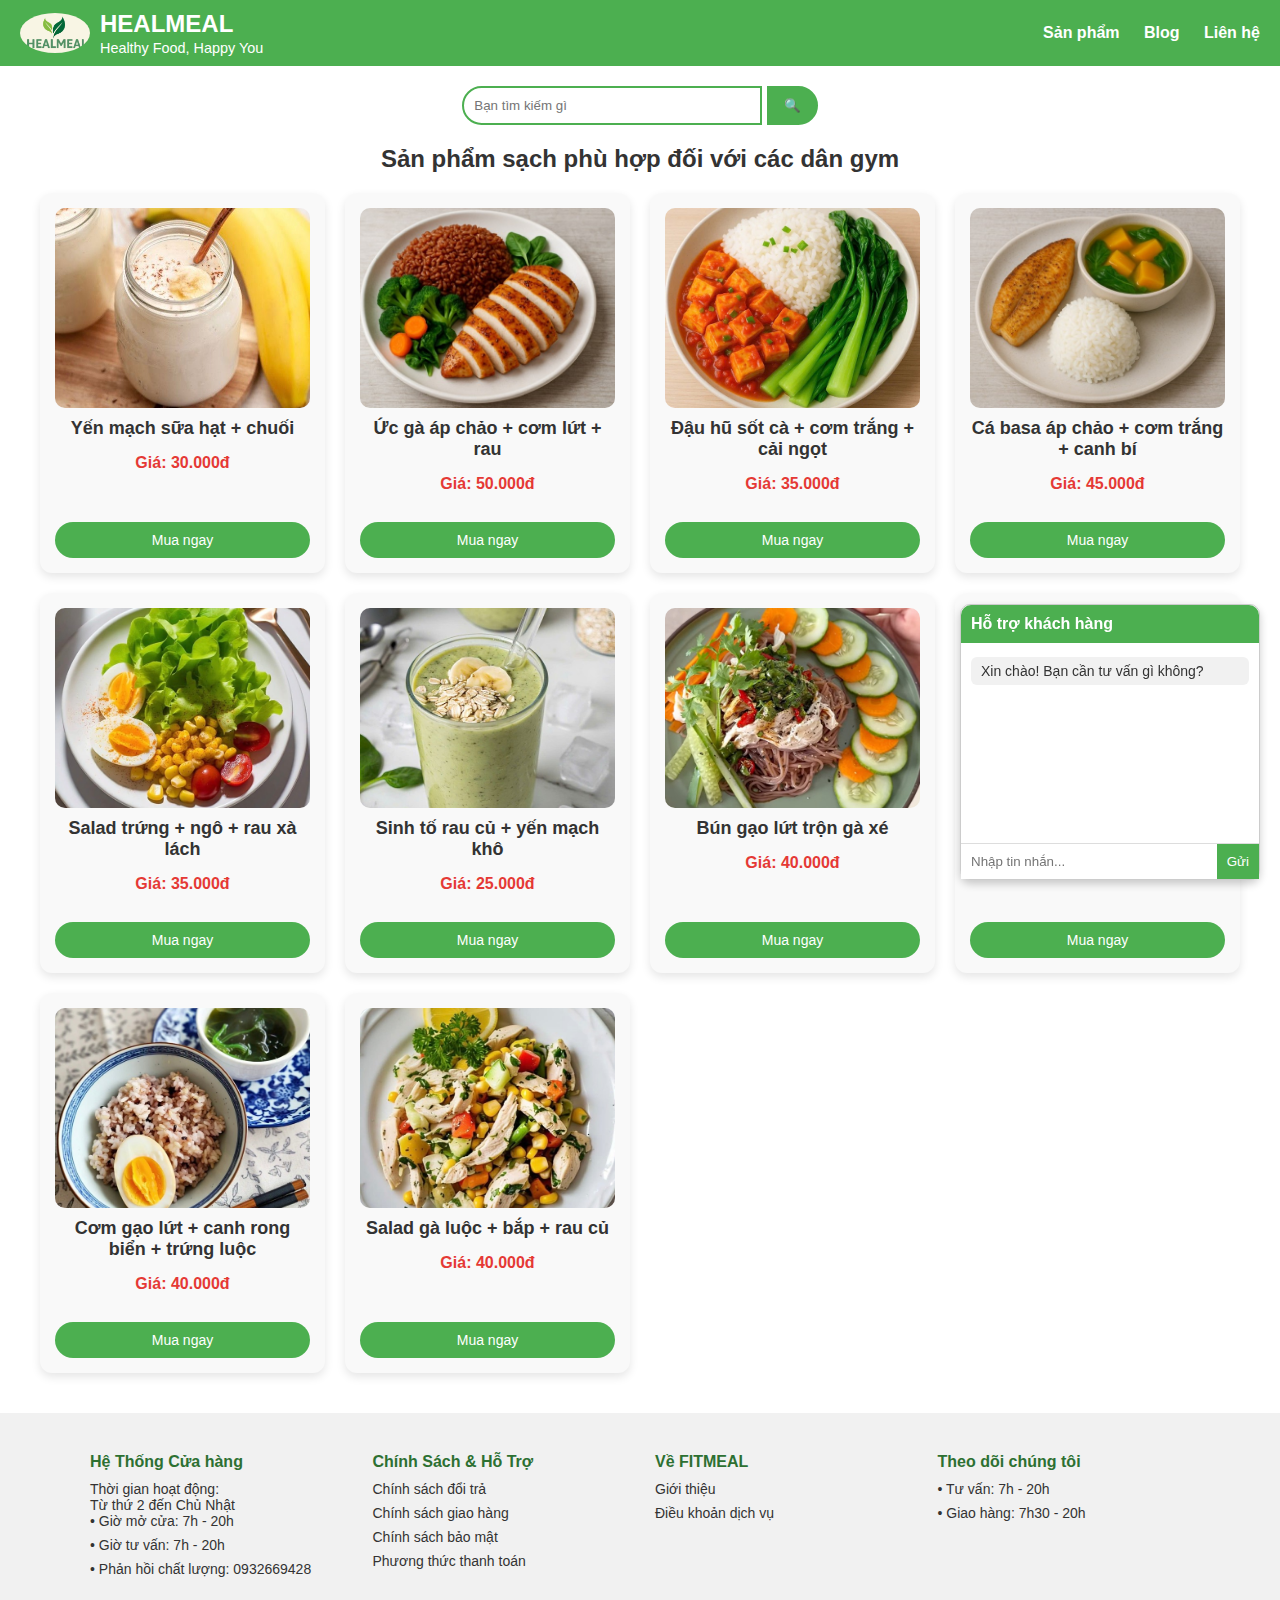
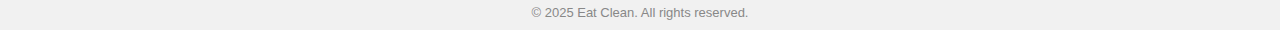
<file: index.html>
<!DOCTYPE html>
<html lang="vi">
<head>
  <meta charset="UTF-8">
  <meta name="viewport" content="width=device-width, initial-scale=1.0">
  <title>HEALMeal</title>
  <link rel="stylesheet" href="style.css">
</head>
<body>

  <header class="navbar">
    <div class="logo">
      <img src="image/logo1.jpg" alt="Eat Clean Logo">
      <div class="logo-text">
          <span>HEALMEAL</span>
          <div class="slogan">Healthy Food, Happy You</div>
      </div>
  </div>
  
    <nav>
      <a href="page/product.html">Sản phẩm</a>
      <a href="page/blog.html">Blog</a>
      <a href="page/contact.html">Liên hệ</a>
    </nav>
  </header>

  <div class="search-bar">
    <input type="text" placeholder="Bạn tìm kiếm gì">
    <button><span>🔍</span></button>
  </div>

  <h1 class="section-title">Sản phẩm sạch phù hợp đối với các dân gym</h1>

  <div class="product-grid">
    <!-- Sản phẩm 1 -->
    <div class="product-card">
      <img src="image/food1.jpg" alt="Sản phẩm 1">
      <h3>Yến mạch sữa hạt + chuối</h3>
      <p class="price">Giá: 30.000đ</p>
      <button class="buy-btn">Mua ngay</button>
    </div>

    <!-- Sản phẩm 2 -->
    <div class="product-card">
      <img src="image/food2.jpg" alt="Sản phẩm 2">
      <h3>Ức gà áp chảo + cơm lứt + rau</h3>
      <p class="price">Giá: 50.000đ</p>
      <button class="buy-btn">Mua ngay</button>
    </div>

    <!-- Sản phẩm 3 -->
    <div class="product-card">
      <img src="image/food3.jpg" alt="Sản phẩm 3">
      <h3>Đậu hũ sốt cà + cơm trắng  + cải ngọt</h3>
      <p class="price">Giá: 35.000đ</p>
      <button class="buy-btn">Mua ngay</button>
    </div>

    <!-- Sản phẩm 4 -->
    <div class="product-card">
        <img src="image/food5.jpg" alt="Sản phẩm 1">
        <h3>Cá basa áp chảo + cơm trắng + canh bí</h3>
        <p class="price">Giá: 45.000đ</p>
        <button class="buy-btn">Mua ngay</button>
      </div>
  
      <!-- Sản phẩm 5 -->
      <div class="product-card">
        <img src="image/food6.jpg" alt="Sản phẩm 2">
        <h3>Salad trứng + ngô + rau xà lách</h3>
        <p class="price">Giá: 35.000đ</p>
        <button class="buy-btn">Mua ngay</button>
      </div>
  
      <!-- Sản phẩm 1 -->
      <div class="product-card">
        <img src="image/food10.jpg" alt="Sản phẩm 3">
        <h3>Sinh tố rau củ + yến mạch khô</h3>
        <p class="price">Giá: 25.000đ</p>
        <button class="buy-btn">Mua ngay</button>
      </div>
      <!--Sản phẩm 2-->
      <div class="product-card">
        <img src="image/food9.jpg" alt="Sản phẩm 1">
        <h3>Bún gạo lứt trộn gà xé</h3>
        <p class="price">Giá: 40.000đ</p>
        <button class="buy-btn">Mua ngay</button>
      </div>
  
      <!-- Sản phẩm 3 -->
      <div class="product-card">
        <img src="image/food7.jpg" alt="Sản phẩm 2">
        <h3>Cháo yến mạch thịt bầm</h3>
        <p class="price">Giá: 30.000đ</p>
        <button class="buy-btn">Mua ngay</button>
      </div>
  
      <!-- Sản phẩm 4 -->
      <div class="product-card">
        <img src="image/food15.jpg" alt="Sản phẩm 3">
        <h3>Cơm gạo lứt + canh rong biển + trứng luộc</h3>
        <p class="price">Giá: 40.000đ</p>
        <button class="buy-btn">Mua ngay</button>
      </div>
      <!-- Sản phẩm 5 -->
      <div class="product-card">
        <img src="image/food18.jpg" alt="Sản phẩm 3">
        <h3>Salad gà luộc + bắp + rau củ</h3>
        <p class="price">Giá: 40.000đ</p>
        <button class="buy-btn">Mua ngay</button>
      </div>
  </div>

  <footer class="site-footer">
    <div class="footer-container">
      <div class="footer-col">

        <h3>Hệ Thống Cửa hàng</h3>
        <p>Thời gian hoạt động:<br>Từ thứ 2 đến Chủ Nhật</p>
        <ul>
          <li>• Giờ mở cửa: 7h - 20h</li>
          <li>• Giờ tư vấn: 7h - 20h</li>
          <li>• Phản hồi chất lượng: 0932669428</li>
        </ul>
      </div>
      <div class="footer-col">
        <h3>Chính Sách & Hỗ Trợ</h3>
        <ul>
          
          <li>Chính sách đổi trả</li>
          <li>Chính sách giao hàng</li>
          <li>Chính sách bảo mật</li>
          <li>Phương thức thanh toán</li>
          
        </ul>
      </div>
      <div class="footer-col">
        <h3>Về FITMEAL</h3>
        <ul>
          <li>Giới thiệu</li>
          <li>Điều khoản dịch vụ</li>
        </ul>
      </div>
      <div class="footer-col">
        <h3>Theo dõi chúng tôi</h3>
        <ul>
          <li>• Tư vấn: 7h - 20h</li>
          <li>• Giao hàng: 7h30 - 20h</li>
        </ul>
        
      </div>
    </div>
    <div class="footer-bottom">
      <p>© 2025 Eat Clean. All rights reserved.</p>
    </div>
  </footer>

  <script>
    function sendMessage() {
        const input = document.getElementById("user-input");
        const content = document.getElementById("chat-content");
        const userText = input.value.trim();
    
        if (userText === "") return;
    
        // Hiển thị tin nhắn người dùng
        const userMessage = document.createElement("div");
        userMessage.className = "user-message";
        userMessage.innerText = userText;
        content.appendChild(userMessage);
    
        // Trả lời tự động
        const botMessage = document.createElement("div");
        botMessage.className = "bot-message";
    
        const reply = getBotReply(userText);
        setTimeout(() => {
            botMessage.innerText = reply;
            content.appendChild(botMessage);
            content.scrollTop = content.scrollHeight;
        }, 600);
    
        input.value = "";
    }
    
    function getBotReply(input) {
        input = input.toLowerCase();
    
        if (input.includes("chào") || input.includes("hello")) {
            return "Chào bạn! Mình có thể giúp gì cho bạn?";
        } else if (input.includes("giá") || input.includes("bao nhiêu")) {
            return "Bạn có thể vào mục Sản phẩm để xem giá từng món nhé!";
        } else if (input.includes("giao hàng")) {
            return "Chúng mình chỉ nhận giao hàng trong phạm Tân Phú thôi nhé! .";
        } else if (input.includes("menu") || input.includes("thực đơn")) {
            return "Bạn có thể xem thực đơn Eat Clean trong phần Sản phẩm nhé!";
        } else if (input.includes("hỗ trợ") || input.includes("liên hệ")) {
            return "Bạn có thể phản hồi sản phẩm trong phần liên hệ hoặc gửi mail cho tụi minh nhé!";
        } 
        else {
            return "Cảm ơn bạn đã nhắn! Mình sẽ phản hồi lại sớm.";
        }  
    }
    </script>
    

</body>
<div class="chatbox">
  <div class="chat-header">Hỗ trợ khách hàng</div>
  <div class="chat-content" id="chat-content">
      <div class="bot-message">Xin chào! Bạn cần tư vấn gì không?</div>
  </div>
  <div class="chat-input">
      <input type="text" id="user-input" placeholder="Nhập tin nhắn...">
      <button onclick="sendMessage()">Gửi</button>
  </div>
</div>


</html>
</file>
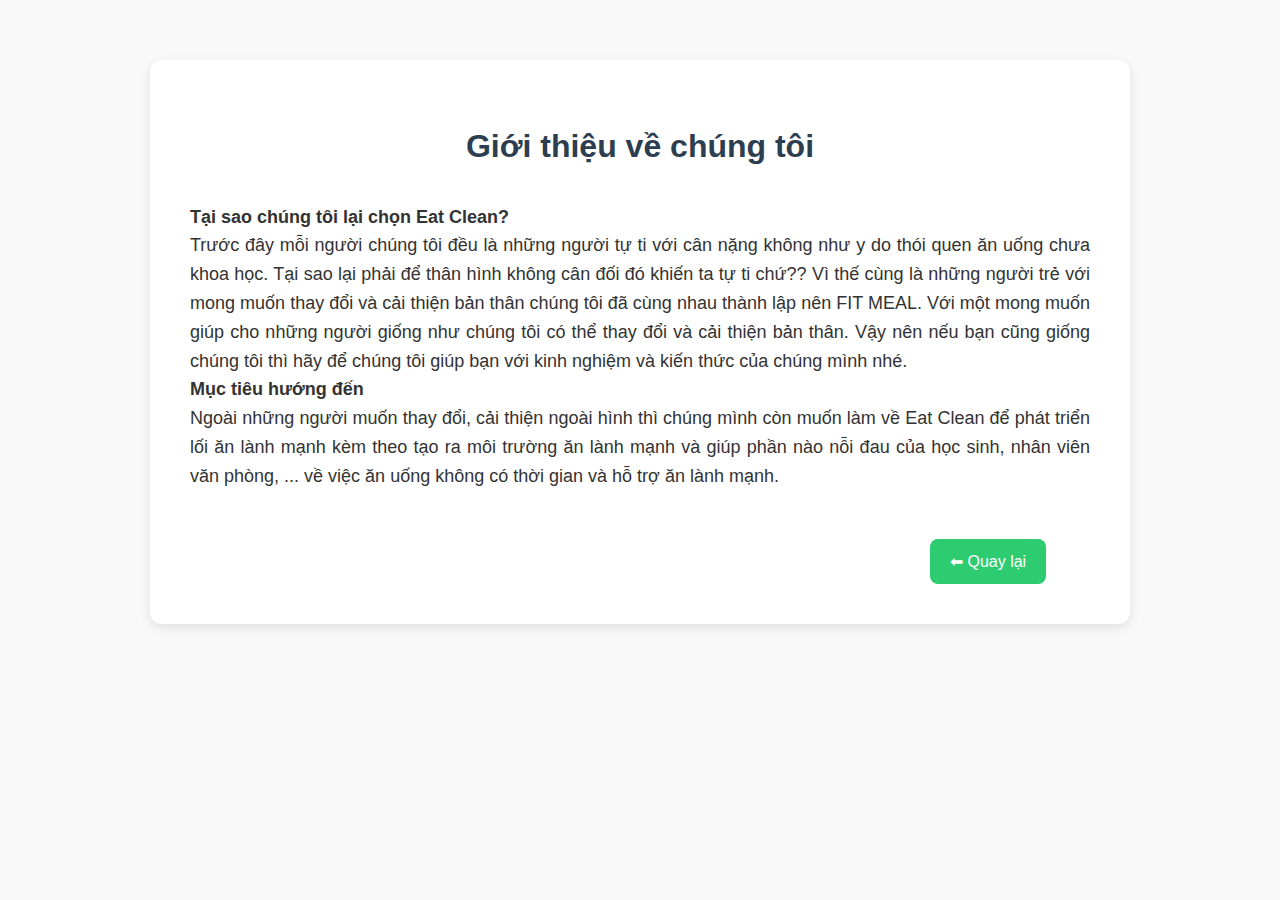
<file: page/blog.html>
<!DOCTYPE html>
<html lang="vi">
<head>
  <meta charset="UTF-8">
  <title>Giới thiệu chủ đề</title>
  <link rel="stylesheet" href="../css/blog.css">
</head>
<body>
  <div class="container">
    <h1>Giới thiệu về chúng tôi</h1>
    <p>
      <strong>Tại sao chúng tôi lại chọn Eat Clean?</strong><br>
      Trước đây mỗi người chúng tôi đều là những người tự ti với cân nặng không như y do thói quen ăn uống chưa khoa học. Tại sao lại phải để thân hình không cân đối đó khiến ta tự ti chứ?? Vì thế cùng là những người trẻ với mong muốn thay đổi và cải thiện bản thân chúng tôi đã cùng nhau thành lập nên FIT MEAL. Với một mong muốn giúp cho những người giống như chúng tôi có thể thay đổi và cải thiện bản thân. Vậy nên nếu bạn cũng giống chúng tôi thì hãy để chúng tôi giúp bạn với kinh nghiệm và kiến thức của chúng mình nhé.
      <br><strong>Mục tiêu hướng đến</strong><br>
      Ngoài những người muốn thay đổi, cải thiện ngoài hình thì chúng mình còn muốn làm về Eat Clean để phát triển lối ăn lành mạnh kèm theo tạo ra môi trường ăn lành mạnh và giúp phần nào nỗi đau của học sinh, nhân viên văn phòng, ... về việc ăn uống không có thời gian và hỗ trợ ăn lành mạnh.
      
    </p>

    <a href="javascript:history.back()" class="back-button">⬅ Quay lại</a>
  </div>
</body>
</html>
</file>
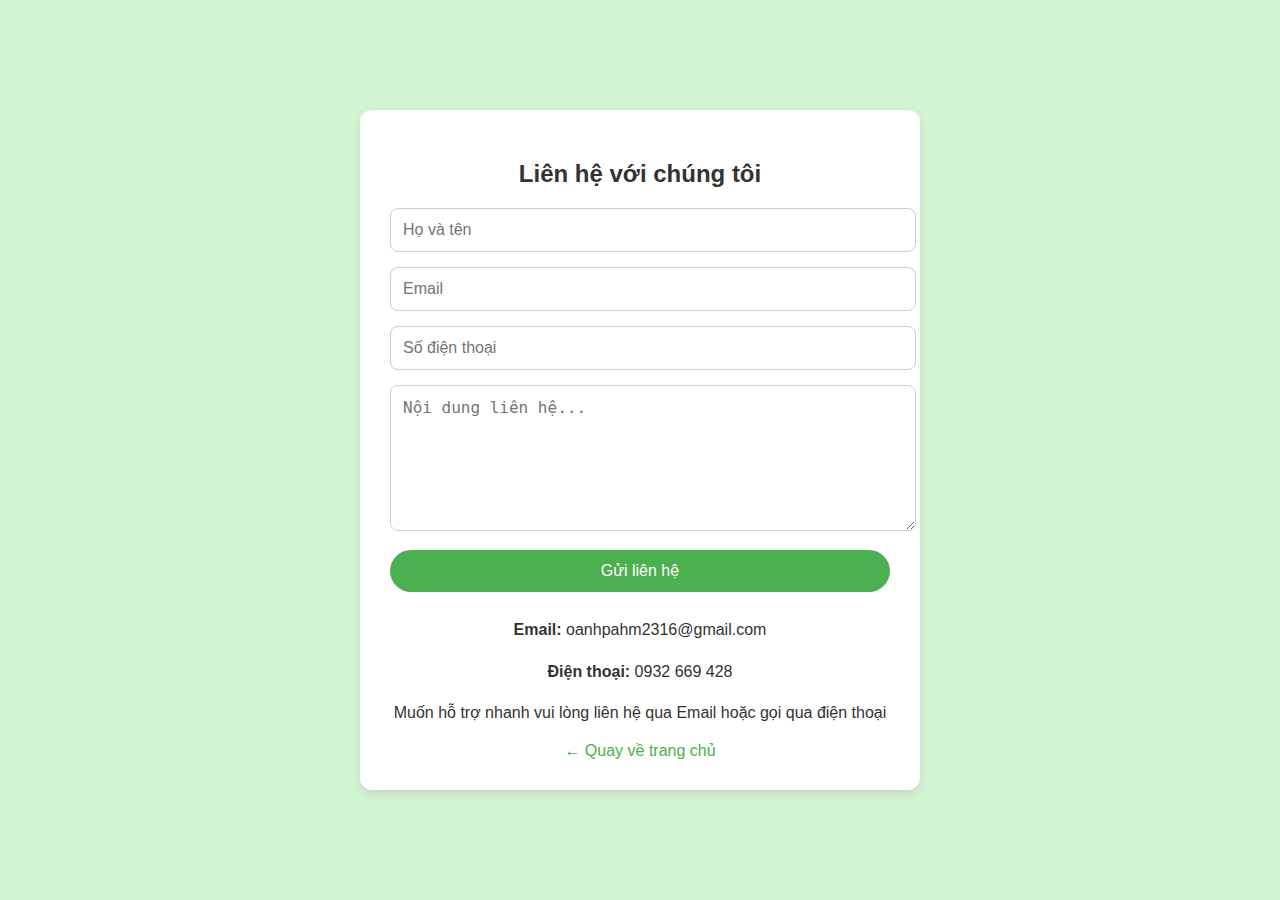
<file: page/contact.html>
<!DOCTYPE html>
<html lang="vi">
<head>
  <meta charset="UTF-8">
  <meta name="viewport" content="width=device-width, initial-scale=1.0">
  <title>Liên hệ</title>
  <link rel="stylesheet" href="../css/contact.css">
</head>
<body>
  <div class="contact-container">
    <h2>Liên hệ với chúng tôi</h2>
    <form action="#" method="post">
      <input type="text" name="fullname" placeholder="Họ và tên" required>
      <input type="email" name="email" placeholder="Email" required>
      <input type="tel" name="phone" placeholder="Số điện thoại">
      <textarea name="message" placeholder="Nội dung liên hệ..." required></textarea>
      <button type="submit" class="submit-btn">Gửi liên hệ</button>
    </form>

    <div class="contact-info">
      <p><strong>Email:</strong> oanhpahm2316@gmail.com</p>
      <p><strong>Điện thoại:</strong> 0932 669 428</p>
      <p>Muốn hỗ trợ nhanh vui lòng liên hệ qua Email hoặc gọi qua điện thoại</p>
    </div>

    <a href="../index.html" class="back-link">← Quay về trang chủ</a>
  </div>
</body>
</html>
</file>
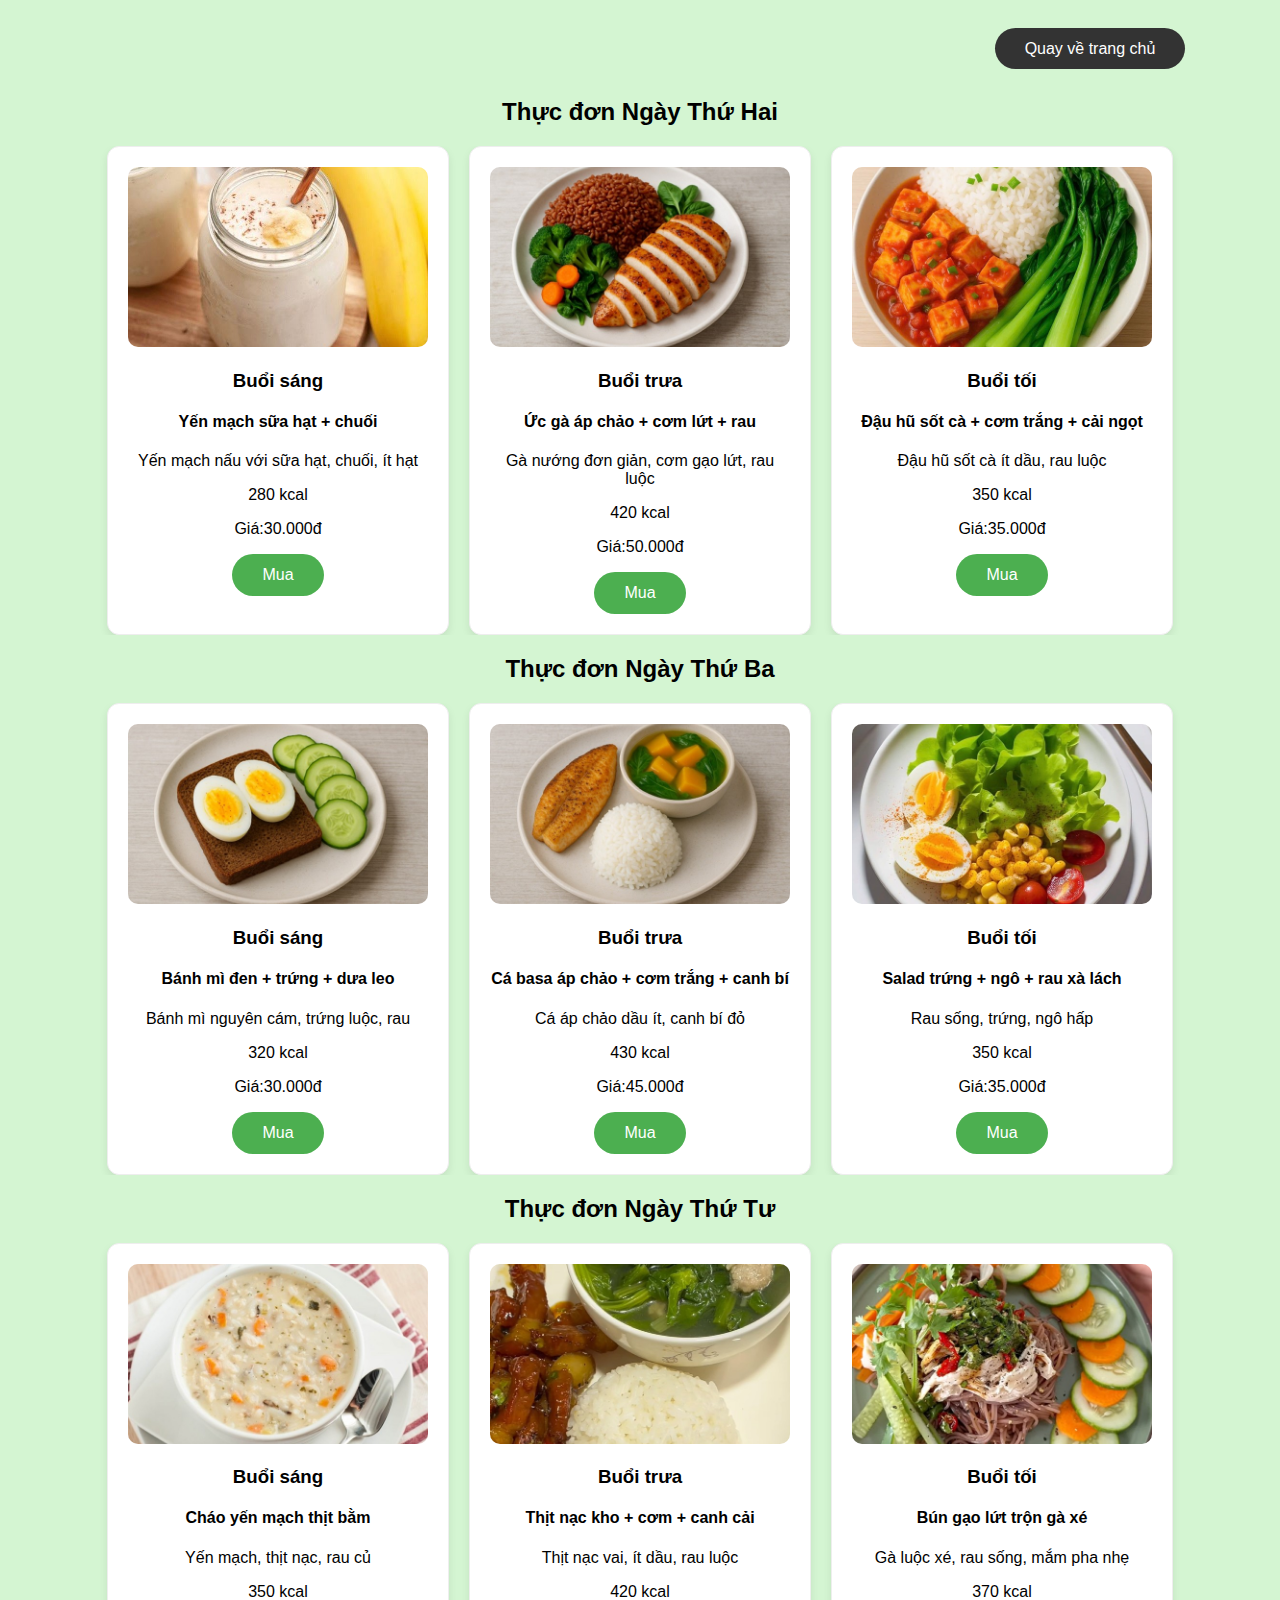
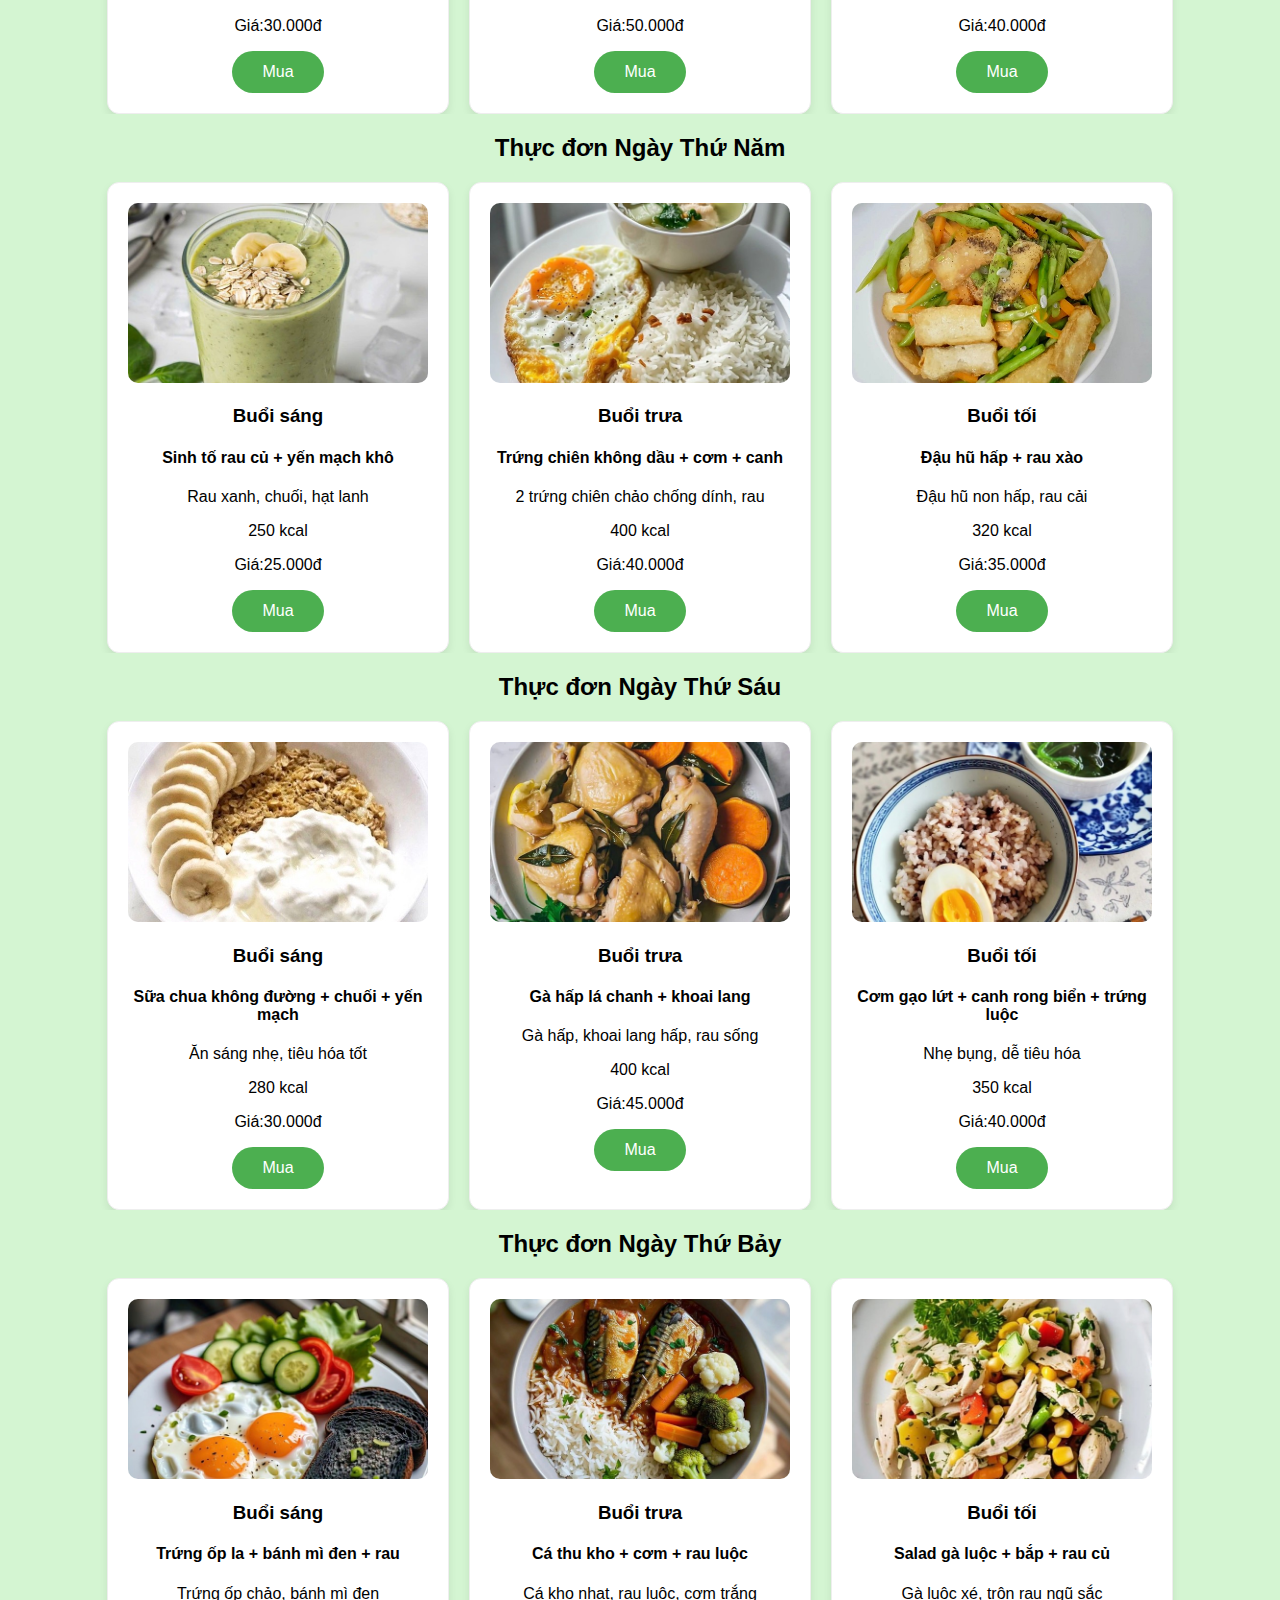
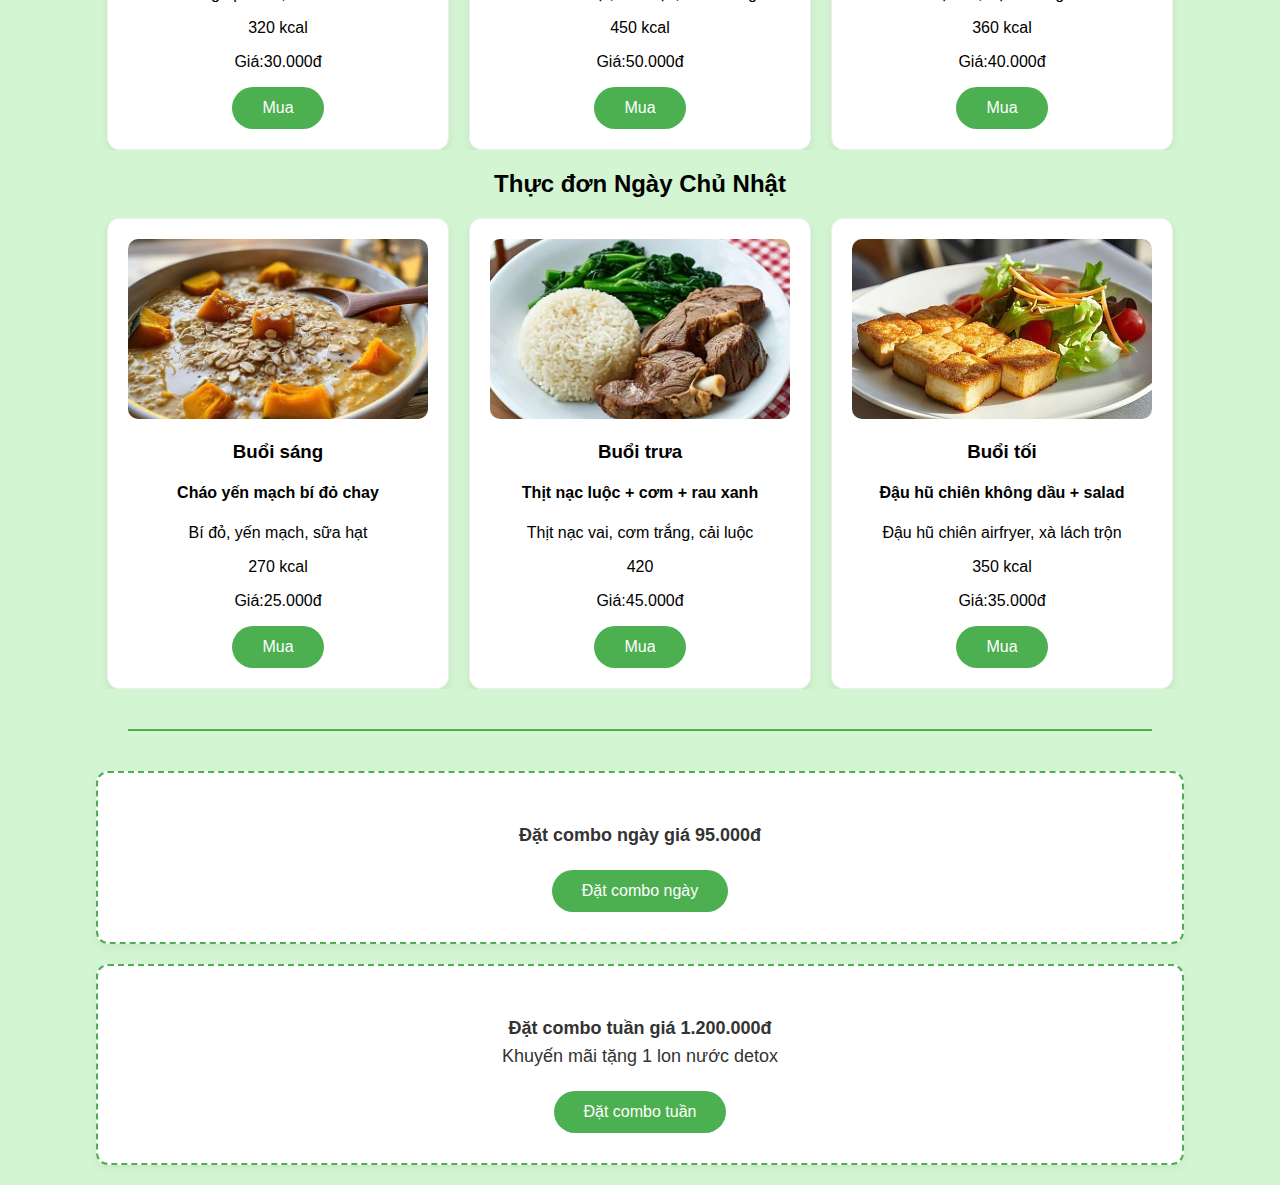
<file: page/product.html>
<!DOCTYPE html>
<html lang="en">
<head>
    <meta charset="UTF-8">
    <meta name="viewport" content="width=device-width, initial-scale=1.0">
    <title>Document</title>
    <link rel="stylesheet" href="../css/product.css">
</head>

<div style="margin: 40px 0;">
  <a href="../index.html" style="padding: 12px 30px; font-size: 16px; background-color: #333; color: white; text-decoration: none; border-radius: 30px;margin-left: 900px;">
      Quay về trang chủ
  </a>
</div>

<body style="background-color: #d4f5d2; margin: 0; padding: 0; font-family: Arial, sans-serif; text-align: center;">
    <section class="menu-day">
        <h2>Thực đơn Ngày Thứ Hai</h2>
        <div class="meal-row">
          <div class="product-card" data-day="1">
            <img src="../image/food1.jpg" alt="Yến mạch sữa hạt + chuối">
            <h3>Buổi sáng </h3>
            <h4>Yến mạch sữa hạt + chuối</h4>
            <p>Yến mạch nấu với sữa hạt, chuối, ít hạt</p>
            <p>280 kcal</p>
            <p>Giá:30.000đ</p>
            <button style="padding: 12px 30px; font-size: 16px; background-color: #4CAF50; color: white; border: none; border-radius: 30px; cursor: pointer;">
              Mua
            </button>
          </div>
          <div class="product-card" data-day="1">
            <img src="../image/food2.jpg" alt="Ức gà áp chảo + cơm lứt + rau">
            <h3>Buổi trưa </h3>
            <h4>Ức gà áp chảo + cơm lứt + rau</h4>
            <p>Gà nướng đơn giản, cơm gạo lứt, rau luộc</p>
            <p>420 kcal</p>
            <p>Giá:50.000đ</p>
            <button style="padding: 12px 30px; font-size: 16px; background-color: #4CAF50; color: white; border: none; border-radius: 30px; cursor: pointer;">
              Mua
            </button>
          </div>
          <div class="product-card" data-day="1">
            <img src="../image/food3.jpg" alt="Đậu hũ sốt cà + cơm trắng + cải ngọt">
            <h3>Buổi tối </h3>
            <h4>Đậu hũ sốt cà + cơm trắng + cải ngọt</h4>
            <p>Đậu hũ sốt cà ít dầu, rau luộc</p>
            <p>350 kcal</p>
            <p>Giá:35.000đ</p>
            <button style="padding: 12px 30px; font-size: 16px; background-color: #4CAF50; color: white; border: none; border-radius: 30px; cursor: pointer;">
              Mua
            </button>
          </div>
        </div>
      </section>
      
      <section class="menu-day">
        <h2>Thực đơn Ngày Thứ Ba</h2>
        <div class="meal-row">
          <div class="product-card" data-day="2">
            <img src="../image/food4.jpg" alt="Bánh mì đen + trứng + dưa leo">
            <h3>Buổi sáng </h3>
            <h4>Bánh mì đen + trứng + dưa leo</h4>
            <p>Bánh mì nguyên cám, trứng luộc, rau</p>
            <p>320 kcal</p>
            <p>Giá:30.000đ</p>
            <button style="padding: 12px 30px; font-size: 16px; background-color: #4CAF50; color: white; border: none; border-radius: 30px; cursor: pointer;">
              Mua
            </button>
          </div>
          <div class="product-card" data-day="2">
            <img src="../image/food5.jpg" alt="Cá basa áp chảo + cơm trắng + canh bí">
            <h3>Buổi trưa </h3>
            <h4>Cá basa áp chảo + cơm trắng + canh bí</h4>
            <p>Cá áp chảo dầu ít, canh bí đỏ</p>
            <p>430 kcal</p>
            <p>Giá:45.000đ</p>
            <button style="padding: 12px 30px; font-size: 16px; background-color: #4CAF50; color: white; border: none; border-radius: 30px; cursor: pointer;">
              Mua
            </button>
          </div>
          <div class="product-card" data-day="2">
            <img src="../image/food6.jpg" alt="Salad trứng + ngô + rau xà lách">
            <h3>Buổi tối </h3>
            <h4>Salad trứng + ngô + rau xà lách</h4>
            <p>Rau sống, trứng, ngô hấp</p>
            <p>350 kcal</p>
            <p>Giá:35.000đ</p>
            <button style="padding: 12px 30px; font-size: 16px; background-color: #4CAF50; color: white; border: none; border-radius: 30px; cursor: pointer;">
              Mua
            </button>
          </div>
        </div>
      </section>
      
      <section class="menu-day">
        <h2>Thực đơn Ngày Thứ Tư</h2>
        <div class="meal-row">
          <div class="product-card" data-day="3">
            <img src="../image/food7.jpg" alt="Cháo yến mạch thịt bằm">
            <h3>Buổi sáng</h3>
            <h4>Cháo yến mạch thịt bằm</h4>
            <p>Yến mạch, thịt nạc, rau củ</p>
            <p>350 kcal</p>
            <p>Giá:30.000đ</p>
            <button style="padding: 12px 30px; font-size: 16px; background-color: #4CAF50; color: white; border: none; border-radius: 30px; cursor: pointer;">
              Mua
            </button>
          </div>
          <div class="product-card" data-day="3">
            <img src="../image/food8.jpg" alt="Thịt nạc kho + cơm + canh cải">
            <h3>Buổi trưa </h3>
            <h4>Thịt nạc kho + cơm + canh cải</h4>
            <p>Thịt nạc vai, ít dầu, rau luộc</p>
            <p>420 kcal</p>
            <p>Giá:50.000đ</p>
            <button style="padding: 12px 30px; font-size: 16px; background-color: #4CAF50; color: white; border: none; border-radius: 30px; cursor: pointer;">
              Mua
            </button>
          </div>
          <div class="product-card" data-day="3">
            <img src="../image/food9.jpg" alt="Bún gạo lứt trộn gà xé">
            <h3>Buổi tối </h3>
            <h4>Bún gạo lứt trộn gà xé</h4>
            <p>Gà luộc xé, rau sống, mắm pha nhẹ</p>
            <p>370 kcal</p>
            <p>Giá:40.000đ</p>
            <button style="padding: 12px 30px; font-size: 16px; background-color: #4CAF50; color: white; border: none; border-radius: 30px; cursor: pointer;">
              Mua
            </button>
          </div>
        </div>
      </section>
      
      <section class="menu-day">
        <h2>Thực đơn Ngày Thứ Năm</h2>
        <div class="meal-row">
          <div class="product-card" data-day="4">
            <img src="../image/food10.jpg" alt="Sinh tố rau củ + yến mạch khô">
            <h3>Buổi sáng </h3>
            <h4>Sinh tố rau củ + yến mạch khô</h4>
            <p>Rau xanh, chuối, hạt lanh</p>
            <p>250 kcal</p>
            <p>Giá:25.000đ</p>
            <button style="padding: 12px 30px; font-size: 16px; background-color: #4CAF50; color: white; border: none; border-radius: 30px; cursor: pointer;">
              Mua
            </button>
          </div>
          <div class="product-card" data-day="4">
            <img src="../image/food11.jpg" alt="Trứng chiên không dầu + cơm + canh">
            <h3>Buổi trưa </h3>
            <h4>Trứng chiên không dầu + cơm + canh</h4>
            <p>2 trứng chiên chảo chống dính, rau</p>
            <p>400 kcal</p>
            <p>Giá:40.000đ</p>
            <button style="padding: 12px 30px; font-size: 16px; background-color: #4CAF50; color: white; border: none; border-radius: 30px; cursor: pointer;">
              Mua
            </button>
          </div>
          <div class="product-card" data-day="4">
            <img src="../image/food12.jpg" alt="Đậu hũ hấp + rau xào">
            <h3>Buổi tối </h3>
            <h4>Đậu hũ hấp + rau xào</h4>
            <p>Đậu hũ non hấp, rau cải</p>
            <p>320 kcal</p>
            <p>Giá:35.000đ</p>
            <button style="padding: 12px 30px; font-size: 16px; background-color: #4CAF50; color: white; border: none; border-radius: 30px; cursor: pointer;">
              Mua
            </button>
          </div>
        </div>
      </section>
      
      <section class="menu-day">
        <h2>Thực đơn Ngày Thứ Sáu</h2>
        <div class="meal-row">
          <div class="product-card" data-day="5">
            <img src="../image/food13.jpg" alt="Sữa chua không đường + chuối + yến mạch">
            <h3>Buổi sáng </h3>
            <h4>Sữa chua không đường + chuối + yến mạch</h4>
            <p>Ăn sáng nhẹ, tiêu hóa tốt</p>
            <p>280 kcal</p>
            <p>Giá:30.000đ</p>
            <button style="padding: 12px 30px; font-size: 16px; background-color: #4CAF50; color: white; border: none; border-radius: 30px; cursor: pointer;">
              Mua
            </button>
          </div>
          <div class="product-card" data-day="5">
            <img src="../image/food14.jpg" alt="Gà hấp lá chanh + khoai lang">
            <h3>Buổi trưa </h3>
            <h4>Gà hấp lá chanh + khoai lang</h4>
            <p>Gà hấp, khoai lang hấp, rau sống</p>
            <p>400 kcal</p>
            <p>Giá:45.000đ</p>
            <button style="padding: 12px 30px; font-size: 16px; background-color: #4CAF50; color: white; border: none; border-radius: 30px; cursor: pointer;">
              Mua
            </button>
          </div>
          <div class="product-card" data-day="5">
            <img src="../image/food15.jpg" alt="Cơm gạo lứt + canh rong biển + trứng luộc">
            <h3>Buổi tối </h3>
            <h4>Cơm gạo lứt + canh rong biển + trứng luộc</h4>
            <p>Nhẹ bụng, dễ tiêu hóa</p>
            <p>350 kcal</p>
            <p>Giá:40.000đ</p>
            <button style="padding: 12px 30px; font-size: 16px; background-color: #4CAF50; color: white; border: none; border-radius: 30px; cursor: pointer;">
              Mua
            </button>
          </div>
        </div>
      </section>
      
      <section class="menu-day">
        <h2>Thực đơn Ngày Thứ Bảy</h2>
        <div class="meal-row">
          <div class="product-card" data-day="6">
            <img src="../image/food16.jpg" alt="Trứng ốp la + bánh mì đen + rau">
            <h3>Buổi sáng </h3>
            <h4>Trứng ốp la + bánh mì đen + rau</h4>
            <p>Trứng ốp chảo, bánh mì đen</p>
            <p>320 kcal</p>
            <p>Giá:30.000đ</p>
            <button style="padding: 12px 30px; font-size: 16px; background-color: #4CAF50; color: white; border: none; border-radius: 30px; cursor: pointer;">
              Mua
            </button>
          </div>
          <div class="product-card" data-day="6">
            <img src="../image/food17.jpg" alt="Cá thu kho + cơm + rau luộc">
            <h3>Buổi trưa </h3>
            <h4>Cá thu kho + cơm + rau luộc</h4>
            <p>Cá kho nhạt, rau luộc, cơm trắng</p>
            <p>450 kcal</p>
            <p>Giá:50.000đ</p>
            <button style="padding: 12px 30px; font-size: 16px; background-color: #4CAF50; color: white; border: none; border-radius: 30px; cursor: pointer;">
              Mua
            </button>
          </div>
          <div class="product-card" data-day="6">
            <img src="../image/food18.jpg" alt="Salad gà luộc + bắp + rau củ">
            <h3>Buổi tối </h3>
            <h4>Salad gà luộc + bắp + rau củ</h4>
            <p>Gà luộc xé, trộn rau ngũ sắc</p>
            <p>360 kcal</p>
            <p>Giá:40.000đ</p>
            <button style="padding: 12px 30px; font-size: 16px; background-color: #4CAF50; color: white; border: none; border-radius: 30px; cursor: pointer;">
              Mua
            </button>
          </div>
        </div>
      </section>
      
      <section class="menu-day">
        <h2>Thực đơn Ngày Chủ Nhật</h2>
        <div class="meal-row">
          <div class="product-card" data-day="7">
            <img src="../image/food19.jpg" alt="Cháo yến mạch bí đỏ chay">
            <h3>Buổi sáng </h3>
            <h4>Cháo yến mạch bí đỏ chay</h4>
            <p>Bí đỏ, yến mạch, sữa hạt</p>
            <p>270 kcal</p>
            <p>Giá:25.000đ</p>
            <button style="padding: 12px 30px; font-size: 16px; background-color: #4CAF50; color: white; border: none; border-radius: 30px; cursor: pointer;">
              Mua
            </button>
          </div>
          <div class="product-card" data-day="7">
            <img src="../image/food20.jpg" alt="Thịt nạc luộc + cơm + rau xanh">
            <h3>Buổi trưa </h3>
            <h4>Thịt nạc luộc + cơm + rau xanh</h4>
            <p>Thịt nạc vai, cơm trắng, cải luộc</p>
            <p>420</p>
            <p>Giá:45.000đ</p>
            <button style="padding: 12px 30px; font-size: 16px; background-color: #4CAF50; color: white; border: none; border-radius: 30px; cursor: pointer;">
              Mua
            </button>
          </div>
          <div class="product-card" data-day="7">
            <img src="../image/food21.jpg" alt="Đậu hũ chiên không dầu + salad">
            <h3>Buổi tối </h3>
            <h4>Đậu hũ chiên không dầu + salad</h4>
            <p>Đậu hũ chiên airfryer, xà lách trộn</p>
            <p>350 kcal</p>
            <p>Giá:35.000đ</p>
            <button style="padding: 12px 30px; font-size: 16px; background-color: #4CAF50; color: white; border: none; border-radius: 30px; cursor: pointer;">
              Mua
            </button>
          </div>
        </div>
          <hr class="combo-divider">
      </section>

      <div class="weekly-combo">
        <p>
        <strong>Đặt combo ngày giá 95.000đ</strong><br>
        </p>
      <button class="weekly-button">Đặt combo ngày</button>
    </div>

      <div class="weekly-combo">
        <p>
        <strong>Đặt combo tuần giá 1.200.000đ</strong><br>
        Khuyến mãi tặng 1 lon nước detox
        </p>
      <button class="weekly-button">Đặt combo tuần</button>
    </div>
</body>
</html>
<script>
    const today = new Date().getDay(); // 0 (CN) -> 6 (Thứ Bảy)
  
    document.querySelectorAll('.product-card').forEach(card => {
      const day = parseInt(card.dataset.day);
      const btn = card.querySelector('.buy-btn');
      const note = card.querySelector('.note');
  
      if (day === today || (day === 1 && today === 0)) { // Chủ nhật = 0, Ngày 1 = Thứ 2
        btn.classList.add('active');
        btn.disabled = false;
        btn.style.cursor = 'pointer';
      } else {
        btn.disabled = true;
        note.classList.remove('hidden');
      }
    });
  </script>
</file>
<file: style.css>
* {
    margin: 0;
    padding: 0;
    box-sizing: border-box;
  }
  
  body {
    font-family: Arial, sans-serif;
    background: #fff;
    color: #333;
  }
  
  .logo {
    display: flex;
    align-items: center;
    font-weight: bold;
    font-size: 1.5em;
  }
  .logo-text {
    display: flex;
    flex-direction: column;
}

  .slogan {
    font-size: 0.6em;
    font-weight: normal;
    color: white;
    margin-top: 2px;
}
  .logo img {
    width: 70px;
    margin-right: 10px;
    border-radius: 50%;
  }

  .navbar {
    background-color: #4CAF50;
    color: white;
    padding: 10px 20px;
    display: flex;
    justify-content: space-between;
    align-items: center;
  }
  
  .navbar nav a {
    color: white;
    margin-left: 20px;
    text-decoration: none;
    font-weight: bold;
  }
  
  .search-bar {
    margin: 20px auto;
    text-align: center;
  }
  
  .search-bar input {
    padding: 10px;
    width: 300px;
    border: 2px solid #4CAF50;
    border-radius: 20px 0 0 20px;
    outline: none;
  }
  
  .search-bar button {
    padding: 10px 15px;
    border: 2px solid #4CAF50;
    background-color: #4CAF50;
    color: white;
    border-radius: 0 20px 20px 0;
    cursor: pointer;
  }
  
  .section-title {
    text-align: center;
    font-size: 24px;
    margin: 20px 0;
    font-weight: 600;
  }
  
  .product-grid {
    display: grid;
    grid-template-columns: repeat(auto-fit, minmax(250px, 1fr));
    gap: 20px;
    padding: 0 40px 40px;
  }
  
  .product-card {
    background-color: #f9f9f9;
    border-radius: 12px;
    box-shadow: 0 4px 10px rgba(0,0,0,0.1);
    text-align: center;
    display: flex;
    flex-direction: column;
    justify-content: space-between;
    padding: 15px;
    height: 100%;
    min-height: 380px;
  }
  
  .product-card img {
    width: 100%;
    height: 200px;
    object-fit: cover;
    border-radius: 10px;
  }
  
  .product-card h3 {
    font-size: 18px;
    margin: 10px 0 5px;
  }
  
  .price {
    color: #e53935;
    font-weight: bold;
    margin-top: 10px;
    font-size: 16px;
  }
  
  .buy-btn {
    margin-top: auto;
    background-color: #4CAF50;
    color: white;
    border: none;
    padding: 10px 16px;
    font-size: 14px;
    border-radius: 20px;
    cursor: pointer;
    transition: background-color 0.3s ease;
  }
  
  .buy-btn:hover {
    background-color: #45a049;
  }
  
  /* Footer */
.site-footer {
    background-color: #f1f1f1;
    padding: 40px 20px 10px;
    font-size: 14px;
    color: #333;
  }
  
  .footer-container {
    max-width: 1100px;
    margin: auto;
    display: grid;
    grid-template-columns: repeat(auto-fit, minmax(220px, 1fr));
    gap: 30px;
  }
  
  .footer-col h3 {
    color: #2d7032;
    margin-bottom: 10px;
    font-size: 16px;
  }
  
  .footer-col ul {
    list-style: none;
    padding-left: 0;
  }
  
  .footer-col ul li {
    margin-bottom: 8px;
    color: #333;
    cursor: pointer;
    transition: color 0.3s ease;
  }
  
  .footer-col ul li:hover {
    color: #4CAF50;
  }
  
  .footer-col img {
    margin-top: 10px;
  }
  
  .footer-bottom {
    text-align: center;
    padding-top: 20px;
    font-size: 13px;
    color: #888;
  }

  /* Chatbox   */
  .chatbox {
    position: fixed;
    bottom: 20px;
    right: 20px;
    width: 300px;
    background: white;
    border: 1px solid #ccc;
    border-radius: 10px;
    box-shadow: 0 4px 8px rgba(0,0,0,0.2);
    font-family: Arial, sans-serif;
    z-index: 999;
}

.chat-header {
    background-color: #4CAF50;
    color: white;
    padding: 10px;
    font-weight: bold;
    border-top-left-radius: 10px;
    border-top-right-radius: 10px;
}

.chat-content {
    height: 200px;
    overflow-y: auto;
    padding: 10px;
    font-size: 14px;
}

.chat-input {
    display: flex;
    border-top: 1px solid #ddd;
}

.chat-input input {
    flex: 1;
    padding: 10px;
    border: none;
    outline: none;
}

.chat-input button {
    padding: 10px;
    background-color: #4CAF50;
    color: white;
    border: none;
    cursor: pointer;
}
.bot-message {
    background-color: #f1f1f1;
    padding: 6px 10px;
    margin: 4px 0;
    border-radius: 6px;
}
.user-message {
    text-align: right;
    background-color: #dcf8c6;
    padding: 6px 10px;
    margin: 4px 0;
    border-radius: 6px;
}
</file>
<file: css/blog.css>
body {
    font-family: 'Segoe UI', Tahoma, Geneva, Verdana, sans-serif;
    background-color: #f9f9f9;
    margin: 0;
    padding: 0;
  }

  .container {
    max-width: 900px;
    margin: 60px auto;
    padding: 40px;
    background-color: #ffffff;
    box-shadow: 0 4px 12px rgba(0, 0, 0, 0.1);
    border-radius: 12px;
    line-height: 1.6;
    color: #333;
  }

  h1 {
    text-align: center;
    color: #2c3e50;
    margin-bottom: 30px;
  }

  p {
    text-align: justify;
    font-size: 18px;
  }

  .back-button {
    display: inline-block;
    margin-top: 30px;
    padding: 10px 20px;
    background-color: #2ecc71;
    color: white;
    text-decoration: none;
    border-radius: 8px;
    transition: background-color 0.3s;
    margin-left: 740px;;
  }

  .back-button:hover {
    background-color: #27ae60;
  }
</file>
<file: css/contact.css>
body {
    background-color: #d4f5d2;
    font-family: Arial, sans-serif;
    margin: 0;
    padding: 0;
    display: flex;
    justify-content: center;
    align-items: center;
    min-height: 100vh;
  }

  .contact-container {
    background-color: #fff;
    padding: 30px;
    border-radius: 12px;
    box-shadow: 0 4px 10px rgba(0,0,0,0.1);
    width: 90%;
    max-width: 500px;
  }

  h2 {
    margin-bottom: 20px;
    color: #333;
    text-align: center;
  }

  input, textarea {
    width: 100%;
    padding: 12px;
    margin-bottom: 15px;
    border: 1px solid #ccc;
    border-radius: 8px;
    font-size: 16px;
  }

  textarea {
    resize: vertical;
    height: 120px;
  }

  .submit-btn {
    width: 100%;
    padding: 12px;
    background-color: #4CAF50;
    color: white;
    border: none;
    border-radius: 30px;
    font-size: 16px;
    cursor: pointer;
  }

  .submit-btn:hover {
    background-color: #45a049;
  }

  .contact-info {
    margin-top: 25px;
    font-size: 16px;
    text-align: center;
    color: #333;
    line-height: 1.6;
  }

  .back-link {
    display: block;
    text-align: center;
    margin-top: 15px;
    color: #4CAF50;
    text-decoration: none;
  }
</file>
<file: css/product.css>
/* Căn giữa toàn trang và đổi nền xanh lá nhạt */
body {
    background-color: #d4f5d2;
    font-family: Arial, sans-serif;
    text-align: center;
    margin: 0;
    padding: 0;
}

/* Hàng món ăn - căn giữa, có khoảng cách, hỗ trợ cuộn ngang nếu cần */
.meal-row {
    display: flex;
    justify-content: center;
    flex-wrap: wrap;
    gap: 20px;
    margin: 20px;
    overflow-x: auto;
}

/* Thẻ món ăn */
.product-card {
    flex: 0 0 300px;
    background: #fff;
    border-radius: 12px;
    padding: 20px;
    box-shadow: 0 4px 8px rgba(0,0,0,0.08);
    text-align: center;
    border: 1px solid #eee;
}

/* Hình ảnh món ăn */
.product-card img {
    width: 100%;
    height: 180px;
    object-fit: cover;
    border-radius: 10px;
}
  .price {
    color: red;
    font-weight: bold;
  }
  .buy-btn {
    padding: 10px 20px;
    border: none;
    border-radius: 20px;
    background-color: gray;
    color: white;
    cursor: not-allowed;
  }
  .buy-btn.active {
    background-color: #4CAF50;
    cursor: pointer;
  }
  .note {
    color: #f44336;
    font-size: 0.9em;
    margin-top: 8px;
  }
  .hidden {
    display: none;
  }
  .combo-divider {
    border: none;
    height: 2px;
    background-color: #4CAF50;
    margin: 40px auto;
    width: 80%;
}

.weekly-combo {
    background-color: #ffffff;
    border: 2px dashed #4CAF50;
    padding: 30px;
    margin: 20px auto;
    width: 80%;
    border-radius: 12px;
    box-shadow: 0 4px 10px rgba(0, 0, 0, 0.05);
    text-align: center;
}

.weekly-combo p {
    font-size: 18px;
    color: #333;
    margin-bottom: 20px;
    line-height: 1.6;
}

.weekly-button {
    padding: 12px 30px;
    font-size: 16px;
    background-color: #4CAF50;
    color: white;
    border: none;
    border-radius: 30px;
    cursor: pointer;
    transition: background-color 0.3s ease;
}

.weekly-button:hover {
    background-color: #45a049;
}
</file>
